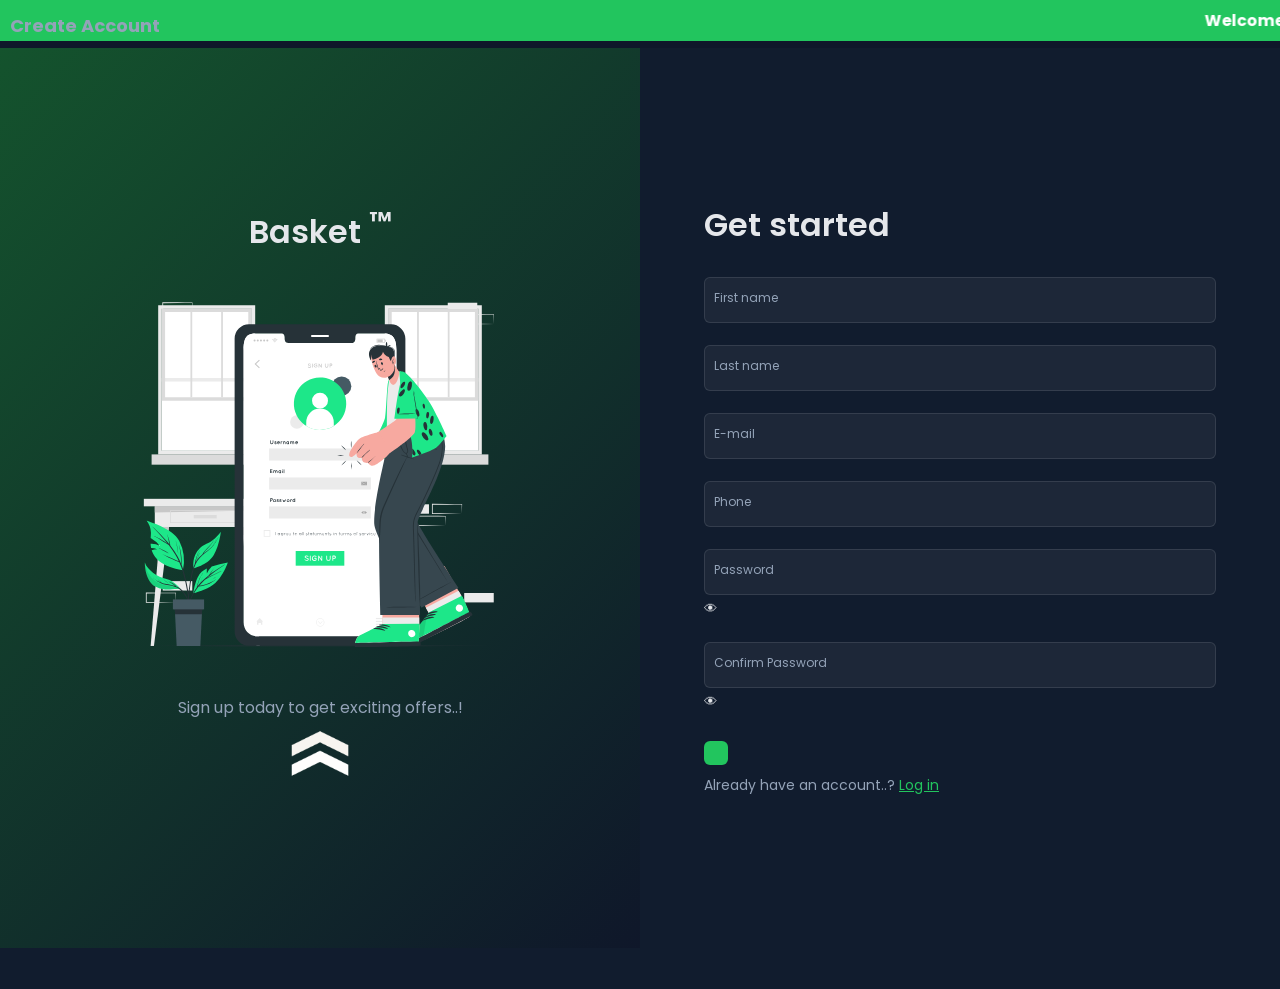
<file: index.html>
<!DOCTYPE html>
<html lang="en">
<head>
    <meta charset="UTF-8">
    <meta http-equiv="X-UA-Compatible" content="IE=edge">
    <meta name="viewport" content="width=device-width, initial-scale=1.0">
    <meta name="theme-color" content="#06aa5e">
    <meta name="msapplication-navbutton-color" content="#06aa5e">
    <meta name="apple-mobile-web-app-capable" content="yes">
    <meta name="apple-mobile-web-app-status-bar-style" content="black-translucent">

    <title>Sign up Page | Alisetty Supriya</title>

    <link rel="shortcut icon" href="./assets/images/favicon.png" type="image/x-icon">
    <link rel="stylesheet" href="./assets/css/styles.css">
    <script src="./assets/js/script.js" defer></script>
</head>

<body>

<!-- TOP MARQUEE -->
<marquee behavior="scroll" direction="left" style="background:#22c55e; color:white; padding:8px; font-weight:bold;">
Welcome to Basket™ Sign Up Page 🚀 Get exciting offers today! Created By Alisetty Supriya
</marquee>

<!-- MAIN CONTAINER -->
<main class="card-container slideUp-animation">

    <!-- LEFT IMAGE SECTION -->
    <div class="image-container">
        <h1 class="company">Basket <sup>&trade;</sup></h1>

        <img src="./assets/images/signUp.svg" class="illustration" alt="Sign Up">

        <p class="quote">
            Sign up today to get exciting offers..!
        </p>

        <a href="#btm" class="mobile-btm-nav">
            <img src="./assets/images/dbl-arrow.png" alt="">
        </a>
    </div>

    <!-- FORM SECTION -->
    <form action="" method="">

        <div class="form-container slideRight-animation">

            <h1 class="form-header">
                Get started
            </h1>

            <!-- FIRST NAME -->
            <div class="input-container">
                <label for="f-name"></label>
                <input type="text" id="f-name" required>
                <span>First name</span>
                <div class="error"></div>
            </div>

            <!-- LAST NAME -->
            <div class="input-container">
                <label for="l-name"></label>
                <input type="text" id="l-name" required>
                <span>Last name</span>
                <div class="error"></div>
            </div>

            <!-- EMAIL -->
            <div class="input-container">
                <label for="mail"></label>
                <input type="email" id="mail" required>
                <span>E-mail</span>
                <div class="error"></div>
            </div>

            <!-- PHONE -->
            <div class="input-container">
                <label for="phone"></label>
                <input type="tel" id="phone" required>
                <span>Phone</span>
                <div class="error"></div>
            </div>

            <!-- PASSWORD -->
            <div class="input-container">
                <label for="user-password"></label>
                <input type="password" id="user-password" required>
                <span>Password</span>
                <small class="toggle-password"
                    onclick="togglePassword('user-password', this)">👁</small>
                <div class="error"></div>
            </div>

            <!-- CONFIRM PASSWORD -->
            <div class="input-container">
                <label for="user-password-confirm"></label>
                <input type="password" id="user-password-confirm" required>
                <span>Confirm Password</span>
                <small class="toggle-password"
                    onclick="togglePassword('user-password-confirm', this)">👁</small>
                <div class="error"></div>
            </div>

            <!-- BUTTON -->
            <div id="btm">

                <button type="submit" class="submit-btn">
    <span class="btn-text"><h2>Create Account</h2></span>
    <span class="loader"></span>
</button>
                

                <p class="btm-text">
                    Already have an account..?
                    <a href="login.html" class="btm-text-highlighted">
                        Log in
                    </a>
                </p>

            </div>

        </div>
    </form>

</main>

<!-- SUCCESS PAGE -->
<section class="outro-overlay disabled slideUp-animation">

    <h1 class="company">Basket <sup>&trade;</sup></h1>

    <h1 class="outro-greeting">
        Thank's for signing up..!
    </h1>

    <img src="./assets/images/shape.svg" alt="" class="shape">

    <img src="./assets/images/signedUp.svg"
         alt=""
         id="signedUp-illustration"
         class="slideRight-animation">

</section>

<!-- FOOTER -->
<footer class="footer-marquee">
    <div class="marquee-text">
        © 2025 Basket™ | All Rights Reserved | Built with ❤️ | By Alisetty Supriya
    </div>
</footer>

</body>
</html>
</file>
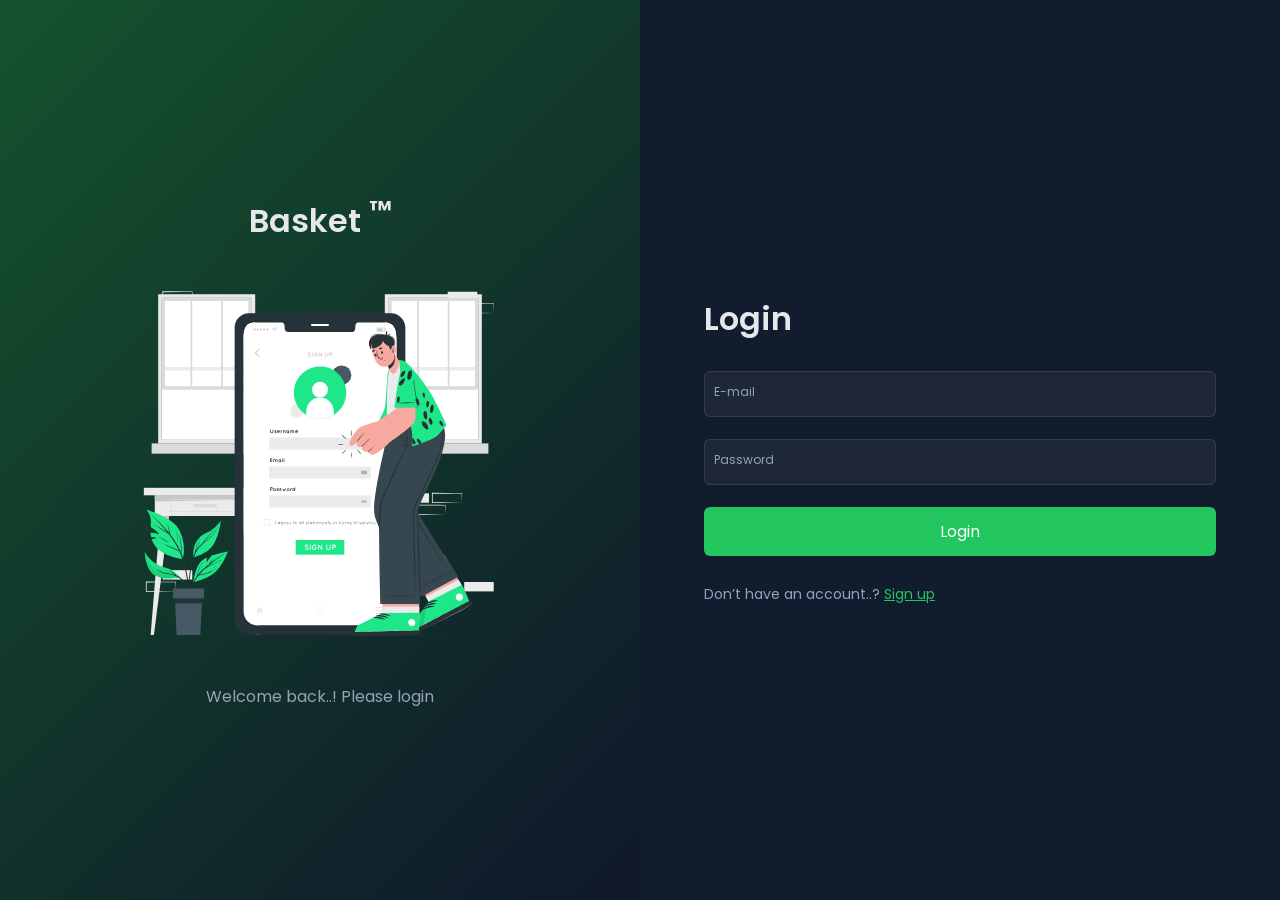
<file: login.html>
<!DOCTYPE html>
<html lang="en">
<head>
    <meta charset="UTF-8">
    <meta name="viewport" content="width=device-width, initial-scale=1.0">
    <title>Login Page | Alisetty Supriya</title>

    <link rel="shortcut icon" href="./assets/images/favicon.png">
    <link rel="stylesheet" href="./assets/css/styles.css">
</head>

<body>

<main class="card-container slideUp-animation">

    <!-- IMAGE SIDE -->
    <div class="image-container">
        <h1 class="company">Basket <sup>&trade;</sup></h1>
        <img src="./assets/images/signUp.svg" class="illustration" alt="">
        <p class="quote">Welcome back..! Please login</p>
    </div>

    <!-- LOGIN FORM -->
    <form id="login-form">

        <div class="form-container slideRight-animation">

            <h1 class="form-header">Login</h1>

            <!-- EMAIL -->
            <div class="input-container">
                <input type="email" id="login-mail" required>
                <span>E-mail</span>
                <div class="error"></div>
            </div>

            <!-- PASSWORD -->
            <div class="input-container">
                <input type="password" id="login-password" required>
                <span>Password</span>
                <div class="error"></div>
            </div>

            <!-- BUTTON -->
            <button type="submit" class="submit-btn">Login</button>

            <!-- SUCCESS MESSAGE -->
            <div id="login-success" style="display:none; color:green; font-weight:bold; margin-top:10px;">
                Successfully logged in ✔
            </div>

            <!-- BACK TO SIGNUP -->
            <p class="btm-text">
                Don’t have an account..? 
                <a href="index.html" class="btm-text-highlighted">Sign up</a>
            </p>

        </div>

    </form>

</main>

<!-- LOGIN SCRIPT -->
<script>
const loginForm = document.querySelector('#login-form');
const email = document.querySelector('#login-mail');
const password = document.querySelector('#login-password');
const successMsg = document.querySelector('#login-success');

loginForm.addEventListener('submit', (e) => {
    e.preventDefault();

    if (email.value !== "" && password.value !== "") {
        successMsg.style.display = "block";
        successMsg.style.color = "green";
        successMsg.textContent = "Successfully logged in ✔";

        loginForm.reset();
    } else {
        successMsg.style.display = "block";
        successMsg.style.color = "red";
        successMsg.textContent = "Please fill all fields!";
    }
});
</script>

</body>
</html>
</file>
<file: assets/css/styles.css>
@import url('https://fonts.googleapis.com/css2?family=Poppins:wght@300;400;500;600&display=swap');

/* ================= ROOT COLORS ================= */
:root {
    --bg: #0f172a;
    --card: #111c2e;
    --primary: #22c55e;
    --primary-dark: #16a34a;
    --text: #e5e7eb;
    --muted: #94a3b8;
    --error: #ef4444;
}

/* ================= GLOBAL RESET ================= */
* {
    margin: 0;
    padding: 0;
    box-sizing: border-box;
    font-family: 'Poppins', sans-serif;
}

body {
    background: var(--bg);
    color: var(--text);
    overflow: hidden;
}

/* ================= MAIN CARD ================= */
.card-container {
    display: grid;
    grid-template-columns: 1fr 1fr;
    height: 100vh;
    width: 100%;
    background: var(--card);
}

/* ================= IMAGE SIDE ================= */
.image-container {
    display: flex;
    flex-direction: column;
    justify-content: center;
    align-items: center;
    background: linear-gradient(135deg, #14532d, #0f172a);
    text-align: center;
    padding: 20px;
}

.image-container img {
    width: 70%;
}

.company {
    font-size: 32px;
    font-weight: 600;
    margin-bottom: 10px;
}

.quote {
    color: var(--muted);
    margin-top: 10px;
}

/* ================= FORM ================= */
form {
    display: flex;
    justify-content: center;
    align-items: center;
}

.form-container {
    width: 80%;
    display: grid;
    gap: 18px;
}

.form-header {
    font-size: 32px;
    font-weight: 600;
    margin-bottom: 10px;
}

/* ================= INPUT FIELDS ================= */
.input-container {
    position: relative;
}

input {
    width: 100%;
    padding: 12px;
    border-radius: 6px;
    border: 1px solid rgba(255,255,255,0.1);
    background: rgba(255,255,255,0.05);
    color: var(--text);
    outline: none;
    transition: 0.3s;
}

input::placeholder {
    color: rgba(255,255,255,0.4);
}

/* floating label */
span {
    position: absolute;
    left: 10px;
    top: 12px;
    font-size: 12px;
    color: var(--muted);
    transition: 0.3s;
    pointer-events: none;
}

/* focus effect */
input:focus {
    border-color: var(--primary);
    box-shadow: 0 0 10px rgba(34,197,94,0.3);
}

/* label animation */
input:focus ~ span,
input:valid ~ span {
    transform: translateY(-22px);
    font-size: 10px;
    color: var(--primary);
    background: var(--card);
    padding: 0 5px;
    border-radius: 4px;
}

/* ================= BUTTON ================= */
.submit-btn {
    background: var(--primary);
    border: none;
    padding: 12px;
    border-radius: 6px;
    color: white;
    font-size: 16px;
    cursor: pointer;
    transition: 0.3s;
}

.submit-btn:hover {
    background: var(--primary-dark);
}

/* ================= ERROR TEXT ================= */
.error {
    font-size: 12px;
    color: var(--error);
    margin-top: 4px;
}

/* ================= BOTTOM TEXT ================= */
.btm-text {
    margin-top: 10px;
    font-size: 14px;
    color: var(--muted);
}

.btm-text-highlighted {
    color: var(--primary);
    cursor: pointer;
}

/* ================= SUCCESS SCREEN ================= */
.outro-overlay {
    position: fixed;
    inset: 0;
    background: var(--bg);
    display: flex;
    justify-content: center;
    align-items: center;
    flex-direction: column;
}

.disabled {
    display: none;
}

/* ================= MOBILE ================= */
@media (max-width: 768px) {
    .card-container {
        grid-template-columns: 1fr;
    }

    .image-container {
        display: none;
    }

    body {
        overflow: auto;
    }
}
.footer-marquee {
    background: #111c2e;
    overflow: hidden;
    white-space: nowrap;
    padding: 8px 0;
}

.marquee-text {
    display: inline-block;
    color: #22c55e;
    font-weight: bold;
    padding-left: 100%;
    animation: scroll 10s linear infinite;
}

@keyframes scroll {
    0% { transform: translateX(0); }
    100% { transform: translateX(-100%); }
}
</file>
